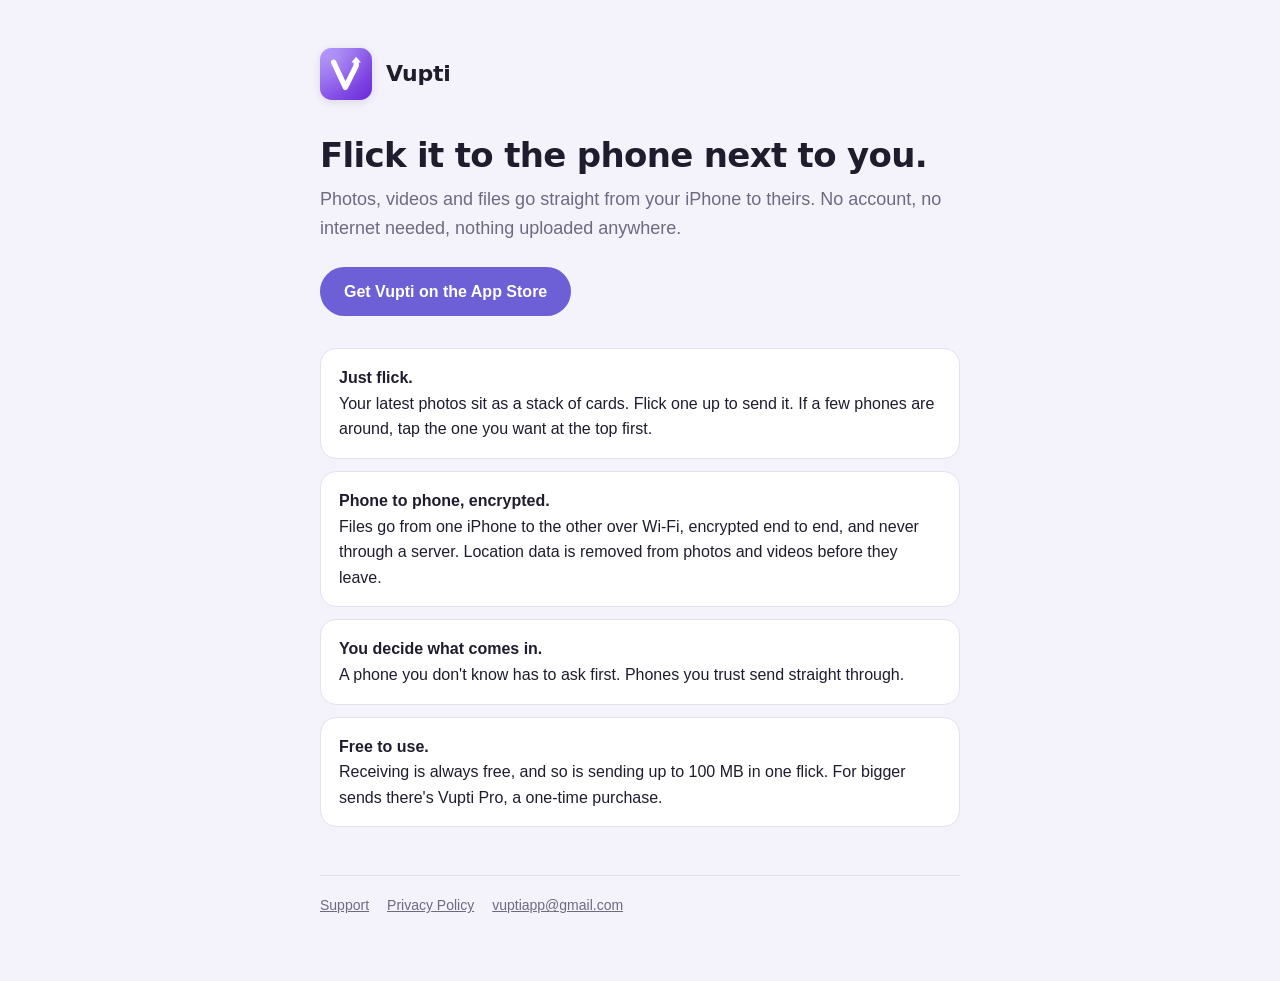
<file: index.html>
<!DOCTYPE html>
<html lang="en">
<head>
<meta charset="utf-8">
<meta name="viewport" content="width=device-width, initial-scale=1">
<title>Vupti</title>
<meta name="description" content="Flick photos and files to the iPhone next to you. No account, no internet needed, nothing uploaded anywhere.">
<link rel="icon" href="icon.svg" type="image/svg+xml">
<link rel="stylesheet" href="style.css">
</head>
<body>
<div class="page">
  <header class="brand"><a href="./"><img src="icon.svg" alt=""><span>Vupti</span></a></header>

  <h1>Flick it to the phone next to you.</h1>
  <p class="lede">Photos, videos and files go straight from your iPhone to theirs. No account, no internet needed, nothing uploaded anywhere.</p>

  <p class="get"><a href="https://apps.apple.com/app/id6812084606">Get Vupti on the App Store</a></p>

  <ul class="points">
    <li><strong>Just flick.</strong>Your latest photos sit as a stack of cards. Flick one up to send it. If a few phones are around, tap the one you want at the top first.</li>
    <li><strong>Phone to phone, encrypted.</strong>Files go from one iPhone to the other over Wi-Fi, encrypted end to end, and never through a server. Location data is removed from photos and videos before they leave.</li>
    <li><strong>You decide what comes in.</strong>A phone you don't know has to ask first. Phones you trust send straight through.</li>
    <li><strong>Free to use.</strong>Receiving is always free, and so is sending up to 100 MB in one flick. For bigger sends there's Vupti Pro, a one-time purchase.</li>
  </ul>

  <footer>
    <a href="support.html">Support</a>
    <a href="privacy-policy.html">Privacy Policy</a>
    <a href="mailto:vuptiapp@gmail.com">vuptiapp@gmail.com</a>
  </footer>
</div>
</body>
</html>
</file>
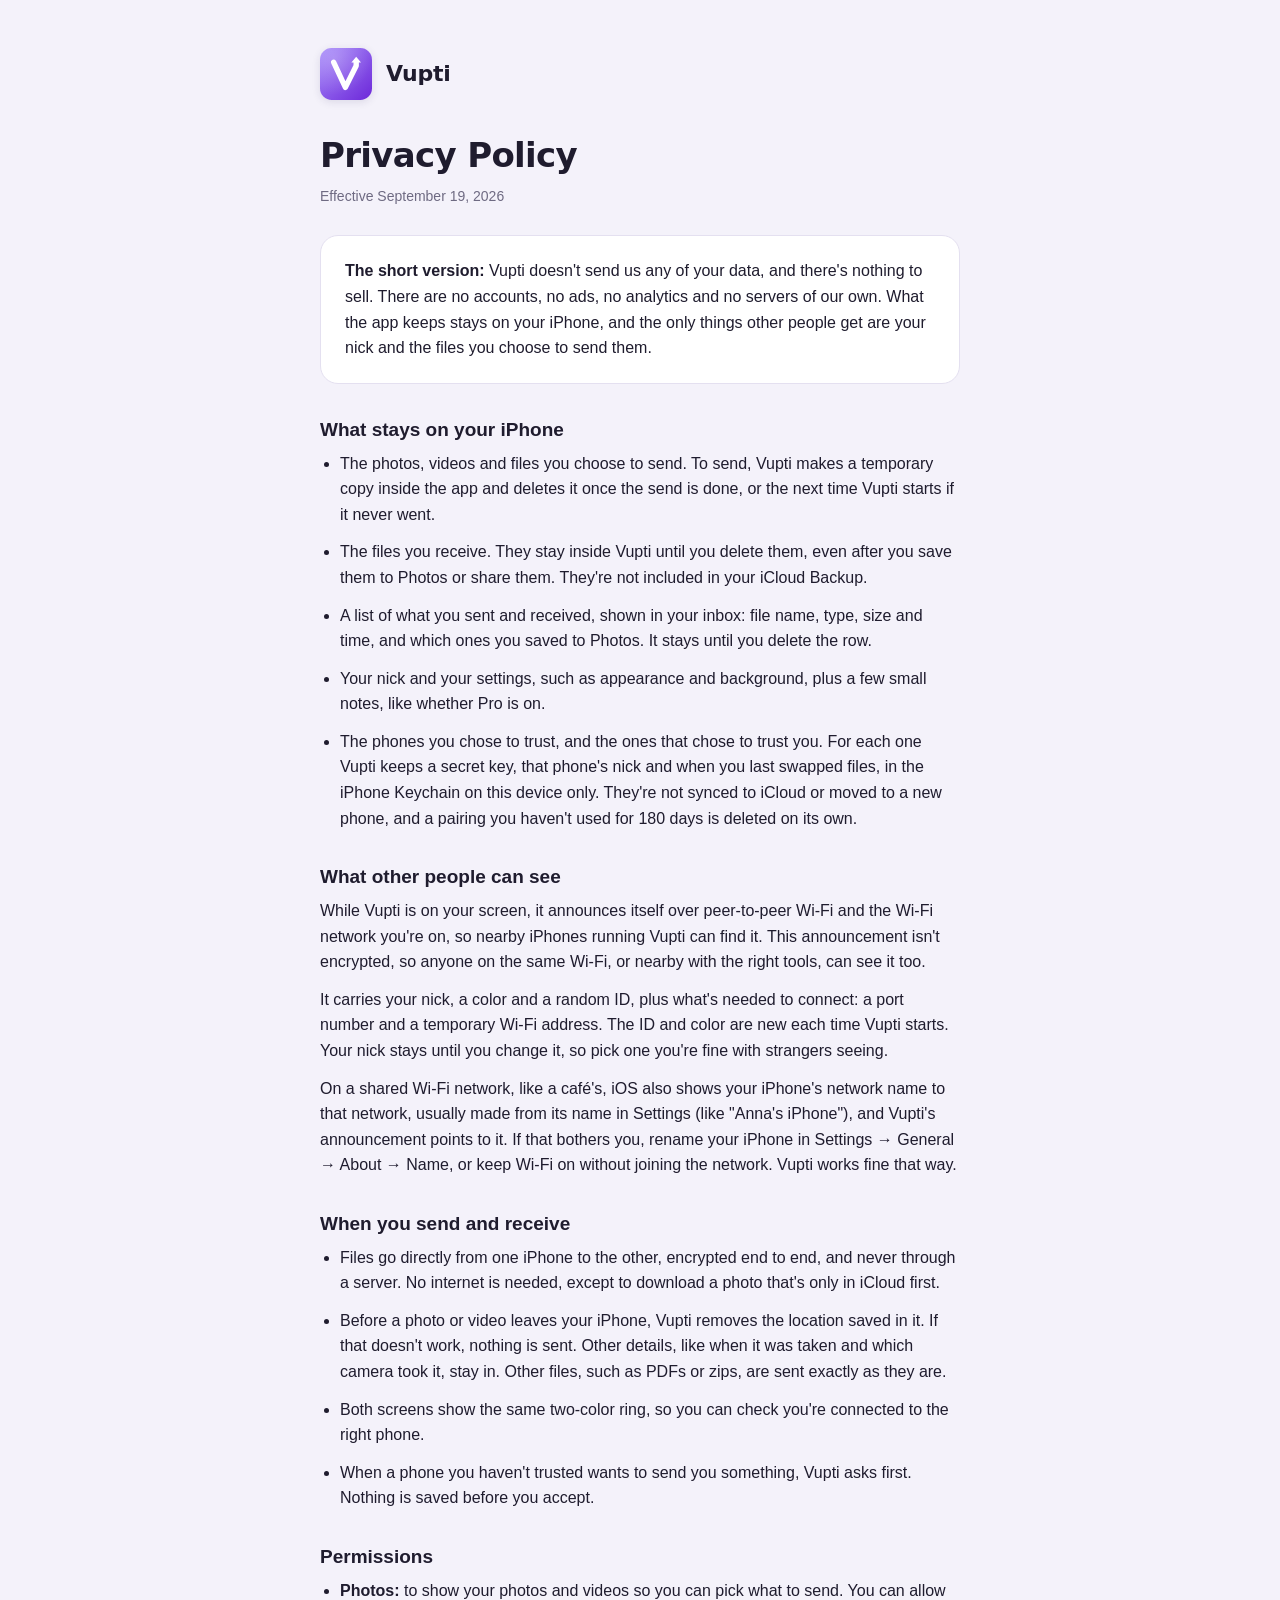
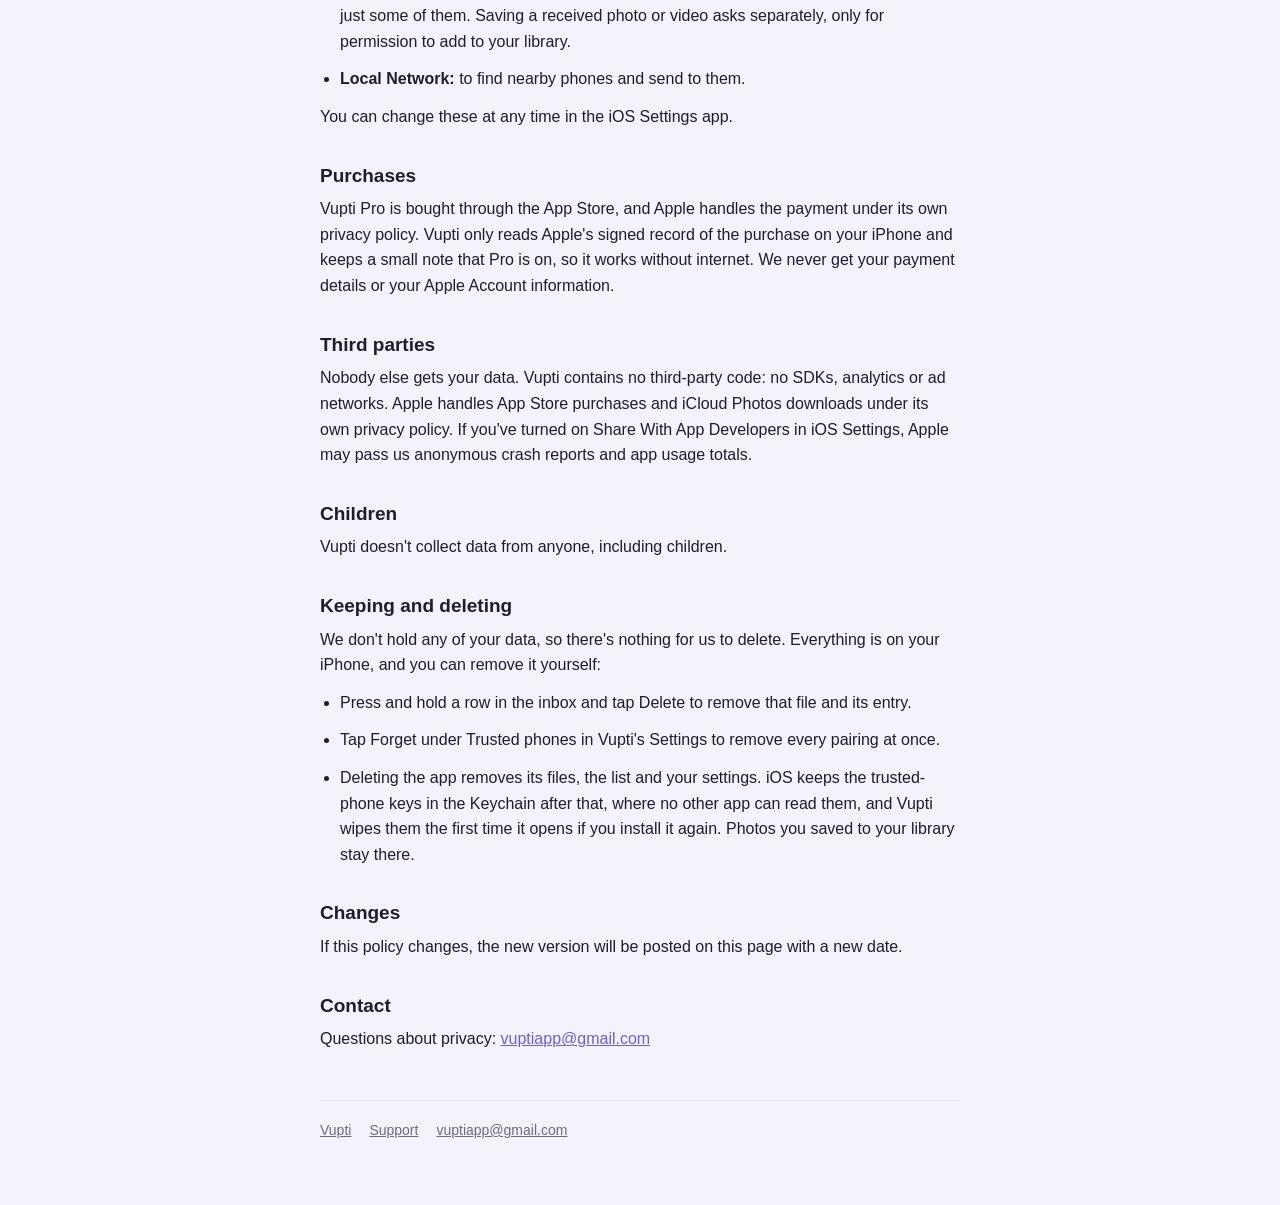
<file: privacy-policy.html>
<!DOCTYPE html>
<html lang="en">
<head>
<meta charset="utf-8">
<meta name="viewport" content="width=device-width, initial-scale=1">
<title>Vupti Privacy Policy</title>
<link rel="icon" href="icon.svg" type="image/svg+xml">
<link rel="stylesheet" href="style.css">
</head>
<body>
<div class="page">
  <header class="brand"><a href="./"><img src="icon.svg" alt=""><span>Vupti</span></a></header>

  <h1>Privacy Policy</h1>
  <p class="meta">Effective September 19, 2026</p>

  <div class="card">
    <p><strong>The short version:</strong> Vupti doesn't send us any of your data, and there's nothing to sell. There are no accounts, no ads, no analytics and no servers of our own. What the app keeps stays on your iPhone, and the only things other people get are your nick and the files you choose to send them.</p>
  </div>

  <h2>What stays on your iPhone</h2>
  <ul>
    <li>The photos, videos and files you choose to send. To send, Vupti makes a temporary copy inside the app and deletes it once the send is done, or the next time Vupti starts if it never went.</li>
    <li>The files you receive. They stay inside Vupti until you delete them, even after you save them to Photos or share them. They're not included in your iCloud Backup.</li>
    <li>A list of what you sent and received, shown in your inbox: file name, type, size and time, and which ones you saved to Photos. It stays until you delete the row.</li>
    <li>Your nick and your settings, such as appearance and background, plus a few small notes, like whether Pro is on.</li>
    <li>The phones you chose to trust, and the ones that chose to trust you. For each one Vupti keeps a secret key, that phone's nick and when you last swapped files, in the iPhone Keychain on this device only. They're not synced to iCloud or moved to a new phone, and a pairing you haven't used for 180 days is deleted on its own.</li>
  </ul>

  <h2>What other people can see</h2>
  <p>While Vupti is on your screen, it announces itself over peer-to-peer Wi-Fi and the Wi-Fi network you're on, so nearby iPhones running Vupti can find it. This announcement isn't encrypted, so anyone on the same Wi-Fi, or nearby with the right tools, can see it too.</p>
  <p>It carries your nick, a color and a random ID, plus what's needed to connect: a port number and a temporary Wi-Fi address. The ID and color are new each time Vupti starts. Your nick stays until you change it, so pick one you're fine with strangers seeing.</p>
  <p>On a shared Wi-Fi network, like a café's, iOS also shows your iPhone's network name to that network, usually made from its name in Settings (like "Anna's iPhone"), and Vupti's announcement points to it. If that bothers you, rename your iPhone in Settings → General → About → Name, or keep Wi-Fi on without joining the network. Vupti works fine that way.</p>

  <h2>When you send and receive</h2>
  <ul>
    <li>Files go directly from one iPhone to the other, encrypted end to end, and never through a server. No internet is needed, except to download a photo that's only in iCloud first.</li>
    <li>Before a photo or video leaves your iPhone, Vupti removes the location saved in it. If that doesn't work, nothing is sent. Other details, like when it was taken and which camera took it, stay in. Other files, such as PDFs or zips, are sent exactly as they are.</li>
    <li>Both screens show the same two-color ring, so you can check you're connected to the right phone.</li>
    <li>When a phone you haven't trusted wants to send you something, Vupti asks first. Nothing is saved before you accept.</li>
  </ul>

  <h2>Permissions</h2>
  <ul>
    <li><strong>Photos:</strong> to show your photos and videos so you can pick what to send. You can allow just some of them. Saving a received photo or video asks separately, only for permission to add to your library.</li>
    <li><strong>Local Network:</strong> to find nearby phones and send to them.</li>
  </ul>
  <p>You can change these at any time in the iOS Settings app.</p>

  <h2>Purchases</h2>
  <p>Vupti Pro is bought through the App Store, and Apple handles the payment under its own privacy policy. Vupti only reads Apple's signed record of the purchase on your iPhone and keeps a small note that Pro is on, so it works without internet. We never get your payment details or your Apple Account information.</p>

  <h2>Third parties</h2>
  <p>Nobody else gets your data. Vupti contains no third-party code: no SDKs, analytics or ad networks. Apple handles App Store purchases and iCloud Photos downloads under its own privacy policy. If you've turned on Share With App Developers in iOS Settings, Apple may pass us anonymous crash reports and app usage totals.</p>

  <h2>Children</h2>
  <p>Vupti doesn't collect data from anyone, including children.</p>

  <h2>Keeping and deleting</h2>
  <p>We don't hold any of your data, so there's nothing for us to delete. Everything is on your iPhone, and you can remove it yourself:</p>
  <ul>
    <li>Press and hold a row in the inbox and tap Delete to remove that file and its entry.</li>
    <li>Tap Forget under Trusted phones in Vupti's Settings to remove every pairing at once.</li>
    <li>Deleting the app removes its files, the list and your settings. iOS keeps the trusted-phone keys in the Keychain after that, where no other app can read them, and Vupti wipes them the first time it opens if you install it again. Photos you saved to your library stay there.</li>
  </ul>

  <h2>Changes</h2>
  <p>If this policy changes, the new version will be posted on this page with a new date.</p>

  <h2>Contact</h2>
  <p>Questions about privacy: <a href="mailto:vuptiapp@gmail.com">vuptiapp@gmail.com</a></p>

  <footer>
    <a href="./">Vupti</a>
    <a href="support.html">Support</a>
    <a href="mailto:vuptiapp@gmail.com">vuptiapp@gmail.com</a>
  </footer>
</div>
</body>
</html>
</file>
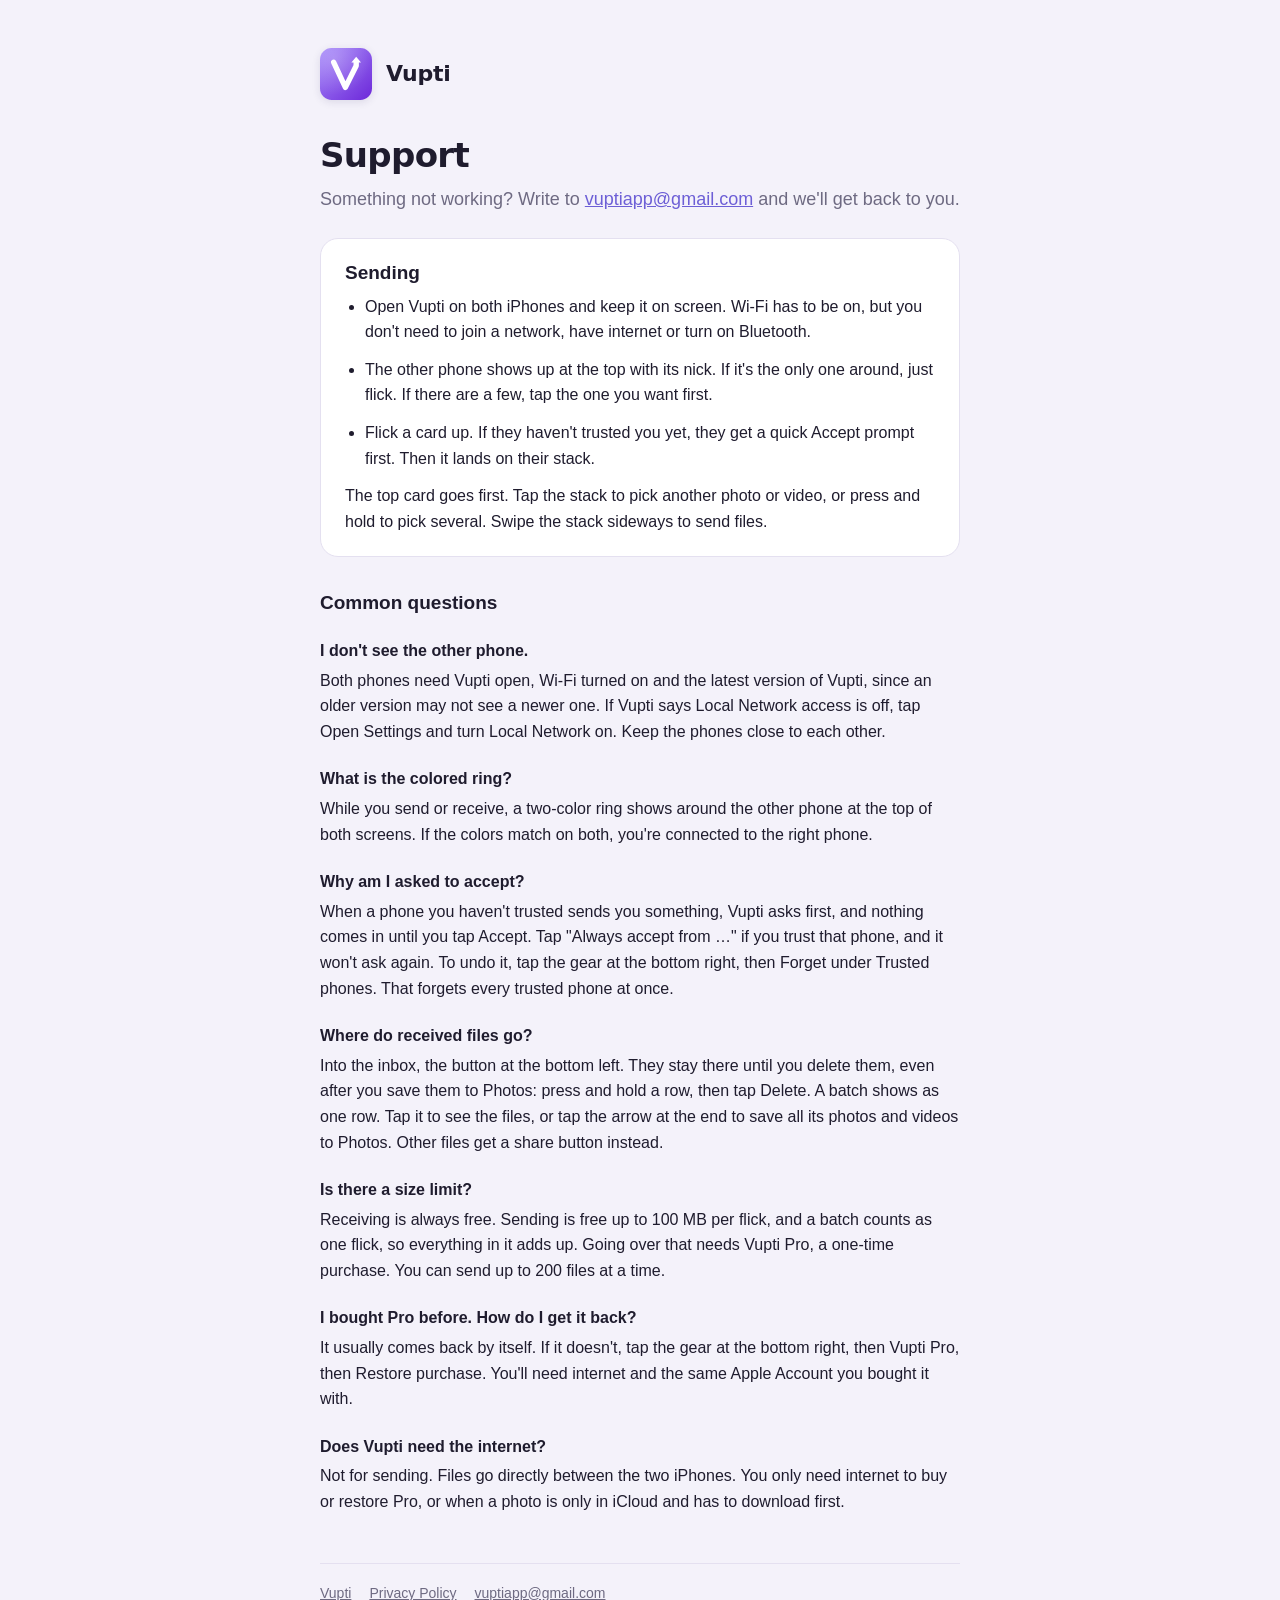
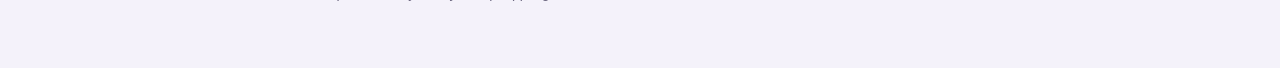
<file: support.html>
<!DOCTYPE html>
<html lang="en">
<head>
<meta charset="utf-8">
<meta name="viewport" content="width=device-width, initial-scale=1">
<title>Vupti Support</title>
<link rel="icon" href="icon.svg" type="image/svg+xml">
<link rel="stylesheet" href="style.css">
</head>
<body>
<div class="page">
  <header class="brand"><a href="./"><img src="icon.svg" alt=""><span>Vupti</span></a></header>

  <h1>Support</h1>
  <p class="lede">Something not working? Write to <a href="mailto:vuptiapp@gmail.com">vuptiapp@gmail.com</a> and we'll get back to you.</p>

  <div class="card">
    <h2 style="margin-top:0">Sending</h2>
    <ul>
      <li>Open Vupti on both iPhones and keep it on screen. Wi-Fi has to be on, but you don't need to join a network, have internet or turn on Bluetooth.</li>
      <li>The other phone shows up at the top with its nick. If it's the only one around, just flick. If there are a few, tap the one you want first.</li>
      <li>Flick a card up. If they haven't trusted you yet, they get a quick Accept prompt first. Then it lands on their stack.</li>
    </ul>
    <p>The top card goes first. Tap the stack to pick another photo or video, or press and hold to pick several. Swipe the stack sideways to send files.</p>
  </div>

  <h2>Common questions</h2>

  <h3>I don't see the other phone.</h3>
  <p>Both phones need Vupti open, Wi-Fi turned on and the latest version of Vupti, since an older version may not see a newer one. If Vupti says Local Network access is off, tap Open Settings and turn Local Network on. Keep the phones close to each other.</p>

  <h3>What is the colored ring?</h3>
  <p>While you send or receive, a two-color ring shows around the other phone at the top of both screens. If the colors match on both, you're connected to the right phone.</p>

  <h3>Why am I asked to accept?</h3>
  <p>When a phone you haven't trusted sends you something, Vupti asks first, and nothing comes in until you tap Accept. Tap "Always accept from …" if you trust that phone, and it won't ask again. To undo it, tap the gear at the bottom right, then Forget under Trusted phones. That forgets every trusted phone at once.</p>

  <h3>Where do received files go?</h3>
  <p>Into the inbox, the button at the bottom left. They stay there until you delete them, even after you save them to Photos: press and hold a row, then tap Delete. A batch shows as one row. Tap it to see the files, or tap the arrow at the end to save all its photos and videos to Photos. Other files get a share button instead.</p>

  <h3>Is there a size limit?</h3>
  <p>Receiving is always free. Sending is free up to 100 MB per flick, and a batch counts as one flick, so everything in it adds up. Going over that needs Vupti Pro, a one-time purchase. You can send up to 200 files at a time.</p>

  <h3>I bought Pro before. How do I get it back?</h3>
  <p>It usually comes back by itself. If it doesn't, tap the gear at the bottom right, then Vupti Pro, then Restore purchase. You'll need internet and the same Apple Account you bought it with.</p>

  <h3>Does Vupti need the internet?</h3>
  <p>Not for sending. Files go directly between the two iPhones. You only need internet to buy or restore Pro, or when a photo is only in iCloud and has to download first.</p>

  <footer>
    <a href="./">Vupti</a>
    <a href="privacy-policy.html">Privacy Policy</a>
    <a href="mailto:vuptiapp@gmail.com">vuptiapp@gmail.com</a>
  </footer>
</div>
</body>
</html>
</file>
<file: style.css>
:root {
  --ground: #f4f2fa;
  --surface: #ffffff;
  --text: #1f1c2e;
  --muted: #6e6a82;
  --accent: #6d5fd6;
  --on-accent: #ffffff;
  --line: #e4e0f0;
  color-scheme: light dark;
}
@media (prefers-color-scheme: dark) {
  :root {
    --ground: #15141b;
    --surface: #1e1d27;
    --text: #eeecf6;
    --muted: #a29db8;
    --accent: #a99ef0;
    --on-accent: #17151f;
    --line: #2c2a38;
  }
}
* { box-sizing: border-box; }
body {
  margin: 0;
  background: var(--ground);
  color: var(--text);
  font: 16px/1.6 -apple-system, BlinkMacSystemFont, "SF Pro Text", "Segoe UI", Roboto, sans-serif;
  -webkit-font-smoothing: antialiased;
}
.page { max-width: 680px; margin: 0 auto; padding: 48px 20px 64px; }
header.brand { display: flex; align-items: center; gap: 14px; margin-bottom: 36px; }
header.brand a { display: flex; align-items: center; gap: 14px; color: inherit; text-decoration: none; }
header.brand img { width: 52px; height: 52px; border-radius: 22.4%; box-shadow: 0 2px 8px rgba(40, 30, 90, .12); }
header.brand span { font: 700 22px/1 "SF Pro Rounded", -apple-system, system-ui, sans-serif; letter-spacing: -.01em; }
h1 { font: 700 34px/1.15 "SF Pro Rounded", -apple-system, system-ui, sans-serif; letter-spacing: -.02em; margin: 0 0 10px; text-wrap: balance; }
h2 { font-size: 19px; line-height: 1.3; margin: 34px 0 8px; }
h3 { font-size: 16px; margin: 22px 0 4px; }
p, li { margin: 0 0 12px; }
ul { padding-left: 20px; margin: 0 0 12px; }
.lede { font-size: 18px; color: var(--muted); margin-bottom: 24px; }
.get { margin: 0 0 32px; }
.get a { display: inline-block; background: var(--accent); color: var(--on-accent); text-decoration: none; font-weight: 600; padding: 12px 24px; border-radius: 999px; }
.meta { color: var(--muted); font-size: 14px; margin-bottom: 28px; }
a { color: var(--accent); }
.card { background: var(--surface); border: 1px solid var(--line); border-radius: 18px; padding: 22px 24px; margin: 22px 0; }
.card p:last-child, .card ul:last-child { margin-bottom: 0; }
.points { list-style: none; padding: 0; display: grid; gap: 12px; }
.points li { background: var(--surface); border: 1px solid var(--line); border-radius: 16px; padding: 16px 18px; margin: 0; }
.points strong { display: block; }
footer { margin-top: 48px; padding-top: 18px; border-top: 1px solid var(--line); color: var(--muted); font-size: 14px; display: flex; flex-wrap: wrap; gap: 8px 18px; }
footer a { color: var(--muted); }
</file>
